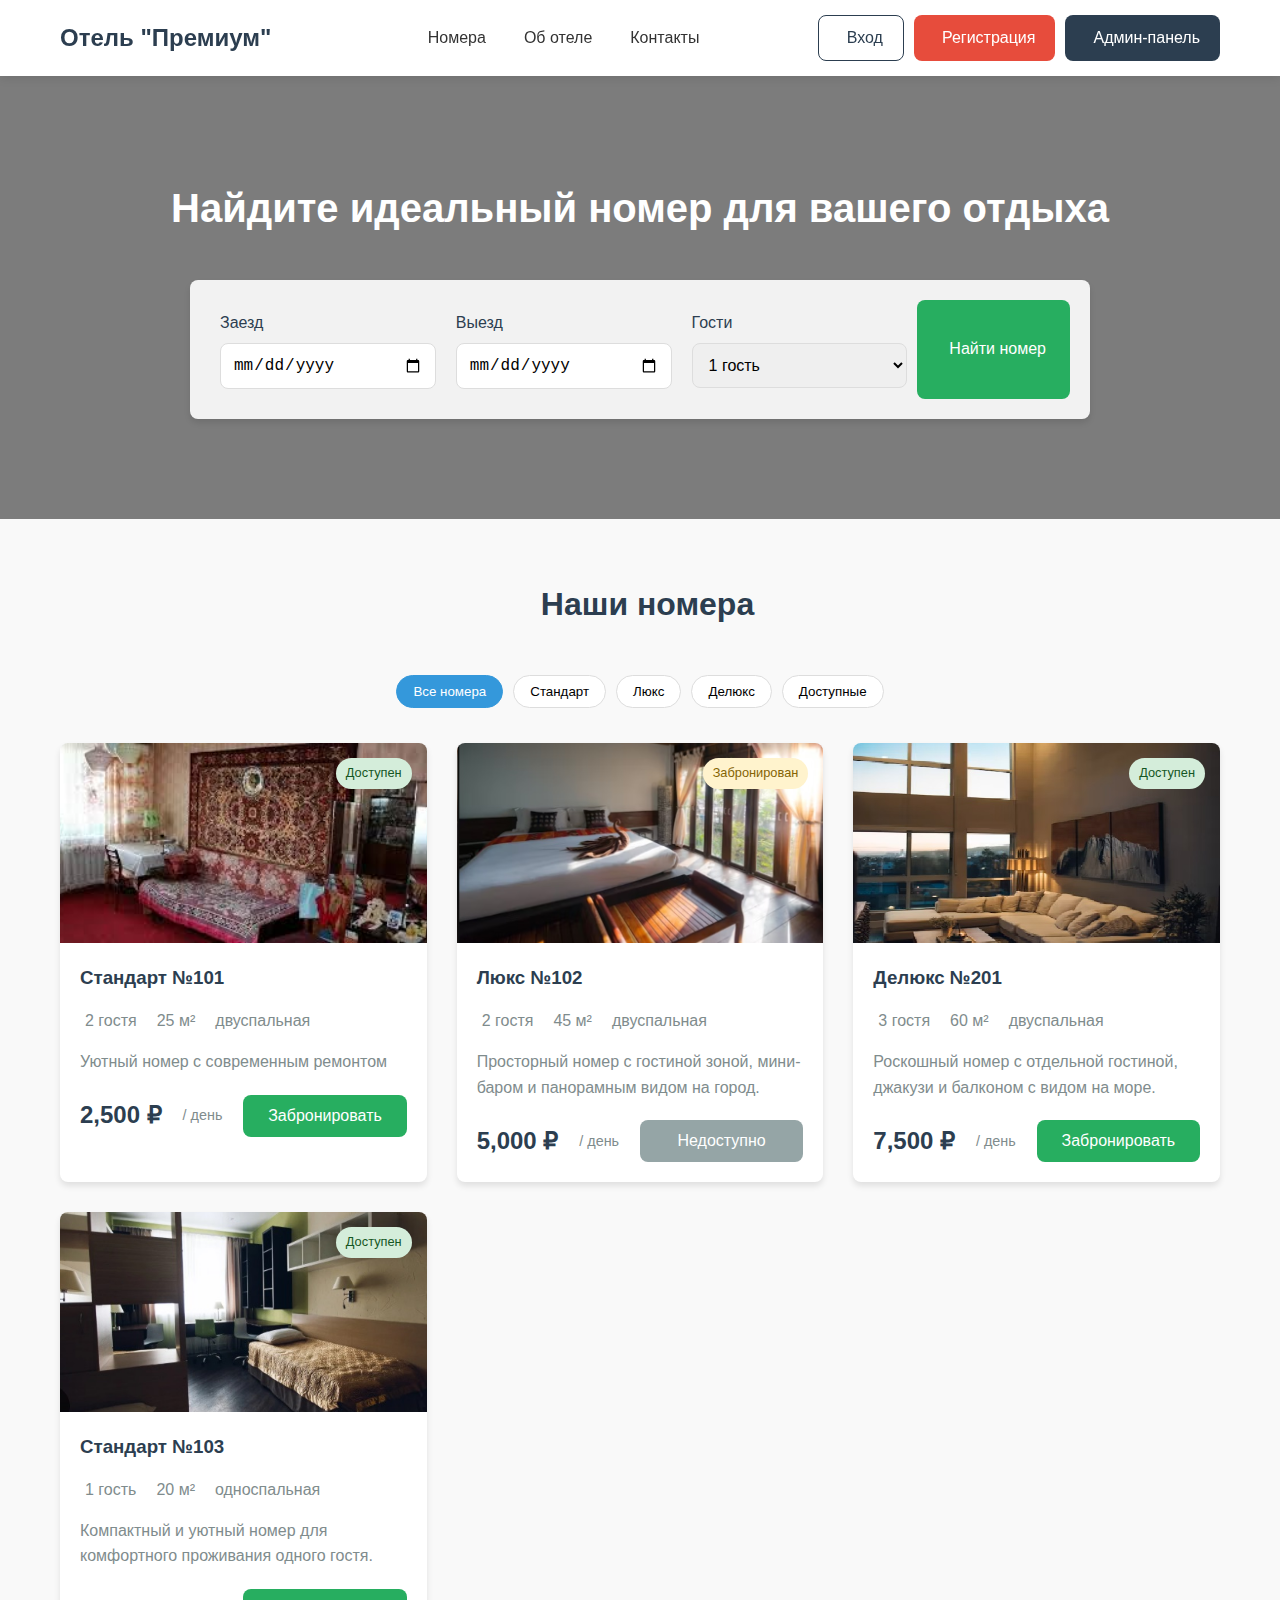
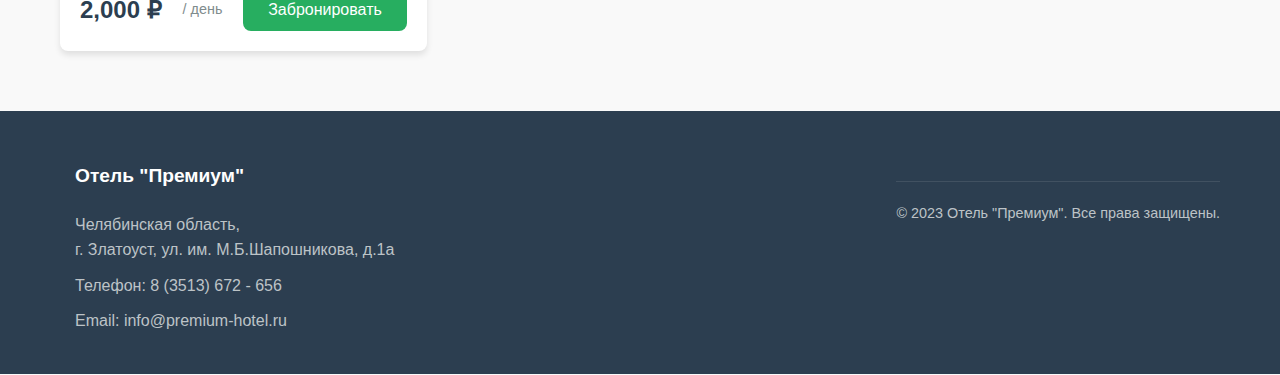
<file: templates/index.html>
<!DOCTYPE html>
<html lang="ru">
<head>
    <meta charset="UTF-8">
    <meta name="viewport" content="width=device-width, initial-scale=1.0">
    <title>Отель "Премиум" - Бронирование</title>
    <link rel="stylesheet" href="/CSS/index.css">
    <link rel="icon" href="/static/assets/hotel.ico">
</head>
<body>
    <header class="header">
    <div class="container">
        <div class="logo">Отель "Премиум"</div>
        <nav class="main-nav">
            <ul>
                <li><a href="#rooms"><i class="fas fa-door-open"></i> Номера</a></li>
                <li><a href="#about"><i class="fas fa-info-circle"></i> Об отеле</a></li>
                <li><a href="#contacts"><i class="fas fa-phone-alt"></i> Контакты</a></li>
            </ul>
        </nav>
        <div class="auth-buttons">
            <button class="btn login-btn"><i class="fas fa-user"></i> Вход</button>
            <button class="btn register-btn"><i class="fas fa-user-plus"></i> Регистрация</button>
            <a href="admin-login.html" class="btn admin-btn"><i class="fas fa-lock"></i> Админ-панель</a>
        </div>
    </div>
</header>

    <main class="main-content">
        <!-- Герой-секция с поиском -->
        <section class="hero">
            <div class="container">
                <h1>Найдите идеальный номер для вашего отдыха</h1>
                <div class="search-form">
                    <div class="form-group">
                        <label for="check-in"><i class="fas fa-calendar-alt"></i> Заезд</label>
                        <input type="date" id="check-in">
                    </div>
                    <div class="form-group">
                        <label for="check-out"><i class="fas fa-calendar-alt"></i> Выезд</label>
                        <input type="date" id="check-out">
                    </div>
                    <div class="form-group">
                        <label for="guests"><i class="fas fa-user-friends"></i> Гости</label>
                        <select id="guests">
                            <option value="1">1 гость</option>
                            <option value="2">2 гостя</option>
                            <option value="3">3 гостя</option>
                            <option value="4">4 гостя</option>
                        </select>
                    </div>
                    <button class="btn search-btn"><i class="fas fa-search"></i> Найти номер</button>
                </div>
            </div>
        </section>

        <!-- Секция номеров -->
        <section id="rooms" class="rooms-section">
            <div class="container">
                <h2><i class="fas fa-door-open"></i> Наши номера</h2>
                <div class="room-filters">
                    <button class="filter-btn active">Все номера</button>
                    <button class="filter-btn">Стандарт</button>
                    <button class="filter-btn">Люкс</button>
                    <button class="filter-btn">Делюкс</button>
                    <button class="filter-btn">Доступные</button>
                </div>

                <div class="rooms-grid">
                    <!-- Номер 1 -->
                    <div class="room-card available">
                        <div class="room-image" style="background-image: url('/JPG/101.jpg');">
                            <span class="room-status">Доступен</span>
                        </div>
                        <div class="room-details">
                            <h3>Стандарт №101</h3>
                            <div class="room-features">
                                <span><i class="fas fa-user-friends"></i> 2 гостя</span>
                                <span><i class="fas fa-expand"></i> 25 м²</span>
                                <span><i class="fas fa-bed"></i> двуспальная</span>
                            </div>
                            <p class="room-description">Уютный номер с современным ремонтом</p>
                            <div class="room-price">
                                <span class="price">2,500 ₽</span>
                                <span class="period">/ день</span>
                                <button class="btn book-btn">Забронировать</button>
                            </div>
                        </div>
                    </div>

                    <!-- Номер 2 -->
                    <div class="room-card booked">
                        <div class="room-image" style="background-image: url('/JPG/102.jpg');">
                            <span class="room-status">Забронирован</span>
                        </div>
                        <div class="room-details">
                            <h3>Люкс №102</h3>
                            <div class="room-features">
                                <span><i class="fas fa-user-friends"></i> 2 гостя</span>
                                <span><i class="fas fa-expand"></i> 45 м²</span>
                                <span><i class="fas fa-bed"></i> двуспальная</span>
                            </div>
                            <p class="room-description">Просторный номер с гостиной зоной, мини-баром и панорамным видом на город.</p>
                            <div class="room-price">
                                <span class="price">5,000 ₽</span>
                                <span class="period">/ день</span>
                                <button class="btn book-btn" disabled>Недоступно</button>
                            </div>
                        </div>
                    </div>

                    <!-- Номер 3 -->
                    <div class="room-card available">
                        <div class="room-image" style="background-image: url('/JPG/201.jpg');">
                            <span class="room-status">Доступен</span>
                        </div>
                        <div class="room-details">
                            <h3>Делюкс №201</h3>
                            <div class="room-features">
                                <span><i class="fas fa-user-friends"></i> 3 гостя</span>
                                <span><i class="fas fa-expand"></i> 60 м²</span>
                                <span><i class="fas fa-bed"></i> двуспальная</span>
                            </div>
                            <p class="room-description">Роскошный номер с отдельной гостиной, джакузи и балконом с видом на море.</p>
                            <div class="room-price">
                                <span class="price">7,500 ₽</span>
                                <span class="period">/ день</span>
                                <button class="btn book-btn">Забронировать</button>
                            </div>
                        </div>
                    </div>

                    <!-- Номер 4 -->
                    <div class="room-card available">
                        <div class="room-image" style="background-image: url('/JPG/103.jpg');">
                            <span class="room-status">Доступен</span>
                        </div>
                        <div class="room-details">
                            <h3>Стандарт №103</h3>
                            <div class="room-features">
                                <span><i class="fas fa-user-friends"></i> 1 гость</span>
                                <span><i class="fas fa-expand"></i> 20 м²</span>
                                <span><i class="fas fa-bed"></i> односпальная</span>
                            </div>
                            <p class="room-description">Компактный и уютный номер для комфортного проживания одного гостя.</p>
                            <div class="room-price">
                                <span class="price">2,000 ₽</span>
                                <span class="period">/ день</span>
                                <button class="btn book-btn">Забронировать</button>
                            </div>
                        </div>
                    </div>
                </div>
            </div>
        </section>

        <!-- Модальное окно бронирования -->
        <div id="booking-modal" class="modal">
            <div class="modal-content">
                <span class="close-modal">&times;</span>
                <h2><i class="fas fa-calendar-check"></i> Бронирование номера</h2>
                <form id="booking-form">
                    <div class="form-row">
                        <div class="form-group">
                            <label for="modal-room">Номер</label>
                            <input type="text" id="modal-room" readonly>
                        </div>
                        <div class="form-group">
                            <label for="modal-price">Стоимость за день</label>
                            <input type="text" id="modal-price" readonly>
                        </div>
                    </div>
                    
                    <div class="form-row">
                        <div class="form-group">
                            <label for="modal-check-in">Дата заезда</label>
                            <input type="date" id="modal-check-in" required>
                        </div>
                        <div class="form-group">
                            <label for="modal-check-out">Дата выезда</label>
                            <input type="date" id="modal-check-out" required>
                        </div>
                    </div>
                    
                    <div class="form-group">
                        <label for="modal-guests">Количество гостей</label>
                        <select id="modal-guests" required>
                            <option value="1">1 гость</option>
                            <option value="2">2 гостя</option>
                            <option value="3">3 гостя</option>
                            <option value="4">4 гостя</option>
                        </select>
                    </div>
                    
                    <div class="form-group">
                        <label for="modal-name">ФИО</label>
                        <input type="text" id="modal-name" placeholder="Иванов Иван Иванович" required>
                    </div>
                    
                    <div class="form-group">
                        <label for="modal-phone">Телефон</label>
                        <input type="tel" id="modal-phone" placeholder="+7 (000) 000-00-00" required>
                    </div>
                    
                    <div class="form-group">
                        <label for="modal-email">Email</label>
                        <input type="email" id="modal-email" placeholder="ivanov@google.com" required>
                    </div>
                    
                    <div class="form-actions">
                        <button type="submit" class="btn submit-btn">Подтвердить бронирование</button>
                    </div>
                </form>
            </div>
        </div>
    </main>

    <footer class="footer">
        <div class="container">
            <div class="footer-column">
                <h3>Отель "Премиум"</h3>
                <p>Челябинская область,<br>г. Златоуст, ул. им. М.Б.Шапошникова, д.1а </p>
                <p>Телефон: 8 (3513) 672 - 656</p>
                <p>Email: info@premium-hotel.ru</p>
            </div>
        <div class="copyright">
            <p>&copy; 2023 Отель "Премиум". Все права защищены.</p>
        </div>
    </footer>

    <script src="/JS/index.js"></script>
</body>
</html>
</file>
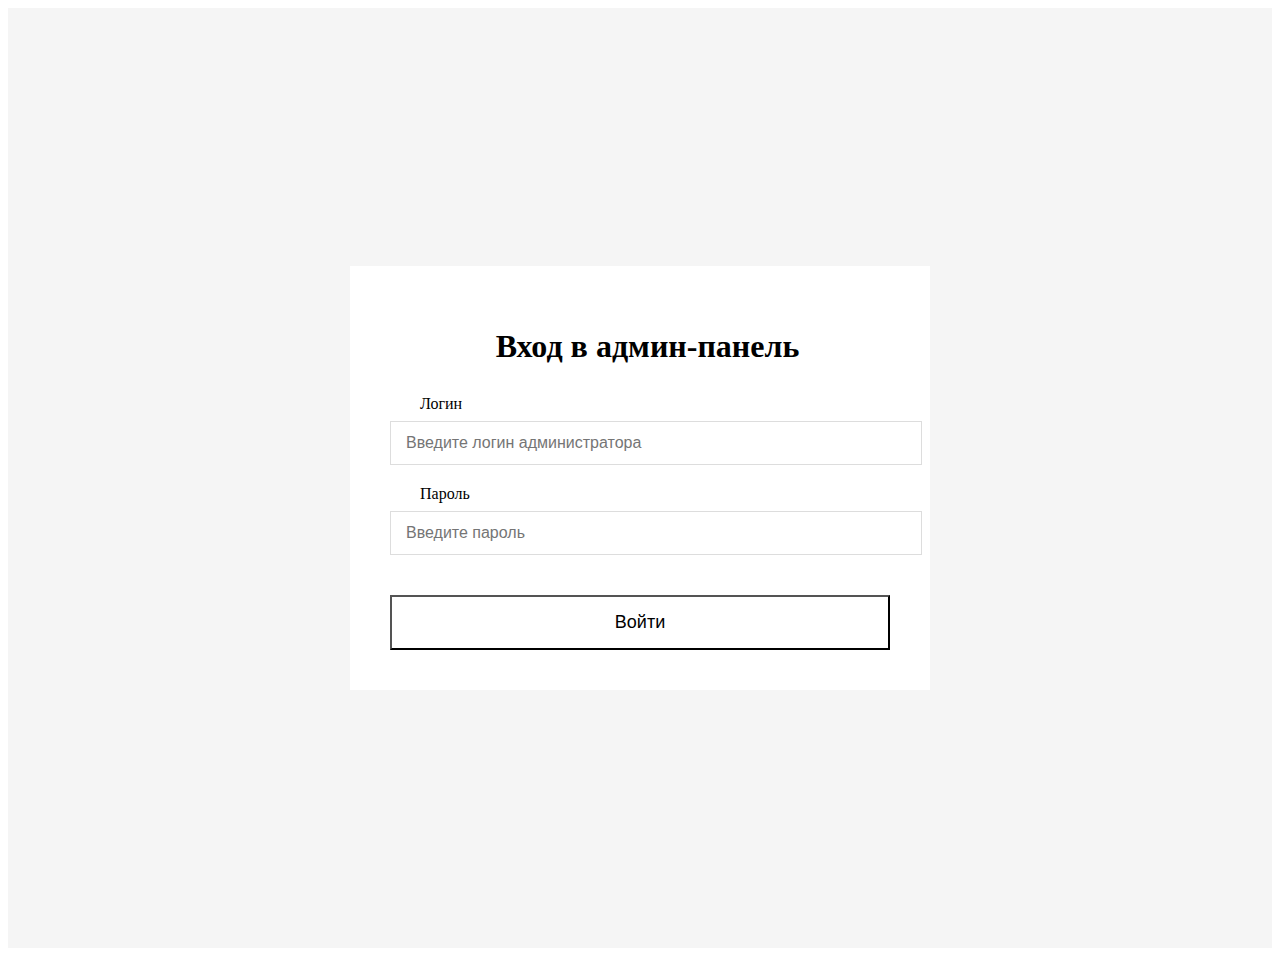
<file: templates/admin-login.html>
<!DOCTYPE html>
<html lang="ru">
<head>
    <meta charset="UTF-8">
    <meta name="viewport" content="width=device-width, initial-scale=1.0">
    <title>Вход в админ-панель</title>
    <link rel="stylesheet" href="/CSS/admin-login.css">
    <link rel="icon" href="/static/assets/hotel.ico">
    
</head>
<body>
    <div class="admin-login-container">
        <div class="admin-login-box">
            <h1><i class="fas fa-lock"></i> Вход в админ-панель</h1>
            <form id="adminLoginForm">
                <div class="form-group">
                    <label for="admin-username"><i class="fas fa-user-shield"></i> Логин</label>
                    <input type="text" id="admin-username" required placeholder="Введите логин администратора">
                </div>
                <div class="form-group">
                    <label for="admin-password"><i class="fas fa-key"></i> Пароль</label>
                    <input type="password" id="admin-password" required placeholder="Введите пароль">
                </div>
                <button type="submit" class="btn submit-btn">Войти</button>
            </form>
        </div>
    </div>

    <script>
        document.getElementById('adminLoginForm').addEventListener('submit', function(e) {
            e.preventDefault();
            
            // В реальном приложении здесь должна быть проверка на сервере
            const username = document.getElementById('admin-username').value;
            const password = document.getElementById('admin-password').value;
            
            // Примерная проверка (в реальном приложении не храните пароли в коде!)
            if (username === 'admin' && password === 'admin') {
                localStorage.setItem('adminLoggedIn', 'true');
                window.location.href = 'ADMINpanel.html';
            } else {
                alert('Неверные учетные данные!');
            }
        });
    </script>
</body>
</html>
</file>
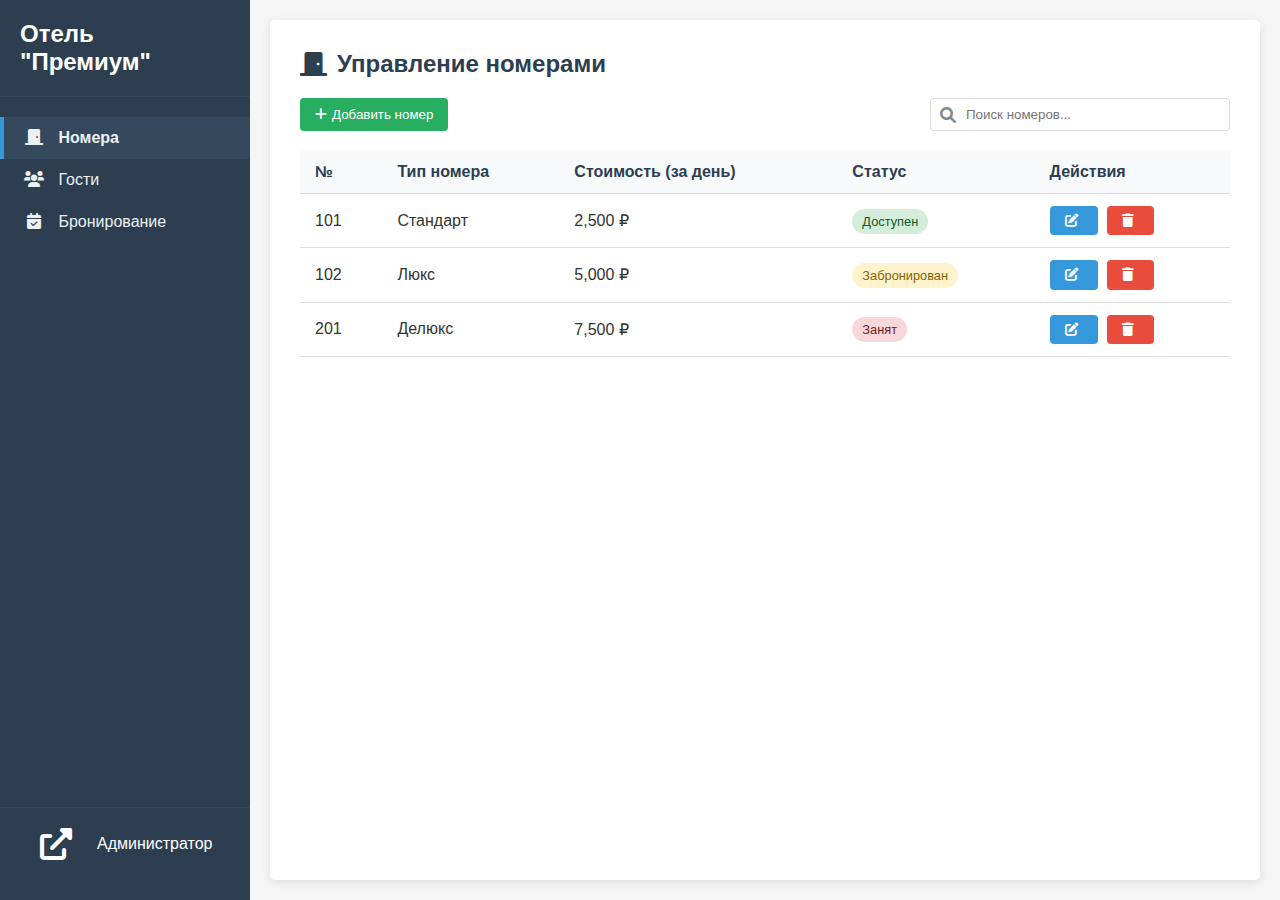
<file: templates/ADMINpanel.html>
<!DOCTYPE html>
<html lang="ru">
<head>
    <meta charset="UTF-8">
    <meta name="viewport" content="width=device-width, initial-scale=1.0">
    <title>Отель - Система управления</title>
    <link rel="stylesheet" href="/CSS/ADMINpanel.css">
    <link rel="stylesheet" href="https://cdnjs.cloudflare.com/ajax/libs/font-awesome/6.0.0-beta3/css/all.min.css">
    <link rel="icon" href="/static/assets/hotel.ico">
</head>
<body>
    <div class="container">
        <nav class="navbar">
            <div class="logo">Отель "Премиум"</div>
            <ul class="nav-links">
                <li><a href="#" class="active" data-section="rooms"><i class="fas fa-door-closed"></i> Номера</a></li>
                <li><a href="#" data-section="guests"><i class="fas fa-users"></i> Гости</a></li>
                <li><a href="#" data-section="bookings"><i class="fas fa-calendar-check"></i> Бронирование</a></li>
            </ul>
            <div class="user-profile">
                <a href="index.html" class="client-view-btn" title="Вернуться на клиентскую страницу">
                    <i class="fas fa-external-link-alt"></i>
                </a>
                <span>Администратор</span>
            </div>
        </nav>

        <!-- Остальное содержимое остается без изменений -->
        <main class="content">
            <!-- Секция номеров -->
            <section id="rooms" class="section active">
                <h2><i class="fas fa-door-closed"></i> Управление номерами</h2>
                <div class="actions">
                    <button class="btn add-btn"><i class="fas fa-plus"></i> Добавить номер</button>
                    <div class="search-box">
                        <input type="text" placeholder="Поиск номеров...">
                        <i class="fas fa-search"></i>
                    </div>
                </div>
                <table>
                    <thead>
                        <tr>
                            <th>№</th>
                            <th>Тип номера</th>
                            <th>Стоимость (за день)</th>
                            <th>Статус</th>
                            <th>Действия</th>
                        </tr>
                    </thead>
                    <tbody>
                        <tr>
                            <td>101</td>
                            <td>Стандарт</td>
                            <td>2,500 ₽</td>
                            <td><span class="status available">Доступен</span></td>
                            <td>
                                <button class="btn edit-btn"><i class="fas fa-edit"></i></button>
                                <button class="btn delete-btn"><i class="fas fa-trash"></i></button>
                            </td>
                        </tr>
                        <tr>
                            <td>102</td>
                            <td>Люкс</td>
                            <td>5,000 ₽</td>
                            <td><span class="status booked">Забронирован</span></td>
                            <td>
                                <button class="btn edit-btn"><i class="fas fa-edit"></i></button>
                                <button class="btn delete-btn"><i class="fas fa-trash"></i></button>
                            </td>
                        </tr>
                        <tr>
                            <td>201</td>
                            <td>Делюкс</td>
                            <td>7,500 ₽</td>
                            <td><span class="status occupied">Занят</span></td>
                            <td>
                                <button class="btn edit-btn"><i class="fas fa-edit"></i></button>
                                <button class="btn delete-btn"><i class="fas fa-trash"></i></button>
                            </td>
                        </tr>
                    </tbody>
                </table>
            </section>

            <!-- Секция гостей -->
            <section id="guests" class="section">
                <h2><i class="fas fa-users"></i> Управление гостями</h2>
                <div class="actions">
                    <button class="btn add-btn"><i class="fas fa-plus"></i> Добавить гостя</button>
                    <div class="search-box">
                        <input type="text" placeholder="Поиск гостей...">
                        <i class="fas fa-search"></i>
                    </div>
                </div>
                <table>
                    <thead>
                        <tr>
                            <th>ФИО</th>
                            <th>Паспортные данные</th>
                            <th>Контактная информация</th>
                            <th>Действия</th>
                        </tr>
                    </thead>
                    <tbody>
                        <tr>
                            <td>Иванов Иван Иванович</td>
                            <td>4510 123456</td>
                            <td>ivanov@example.com, +7 (900) 123-45-67</td>
                            <td>
                                <button class="btn edit-btn"><i class="fas fa-edit"></i></button>
                                <button class="btn delete-btn"><i class="fas fa-trash"></i></button>
                            </td>
                        </tr>
                        <tr>
                            <td>Петрова Анна Сергеевна</td>
                            <td>4511 654321</td>
                            <td>petrova@example.com, +7 (900) 765-43-21</td>
                            <td>
                                <button class="btn edit-btn"><i class="fas fa-edit"></i></button>
                                <button class="btn delete-btn"><i class="fas fa-trash"></i></button>
                            </td>
                        </tr>
                    </tbody>
                </table>
            </section>

            <!-- Секция бронирований -->
            <section id="bookings" class="section">
                <h2><i class="fas fa-calendar-check"></i> Управление бронированиями</h2>
                <div class="actions">
                    <button class="btn add-btn"><i class="fas fa-plus"></i> Новое бронирование</button>
                    <div class="search-box">
                        <input type="text" placeholder="Поиск бронирований...">
                        <i class="fas fa-search"></i>
                    </div>
                </div>
                <table>
                    <thead>
                        <tr>
                            <th>Номер</th>
                            <th>Гость</th>
                            <th>Даты</th>
                            <th>Оплата</th>
                            <th>Действия</th>
                        </tr>
                    </thead>
                    <tbody>
                        <tr>
                            <td>102 (Люкс)</td>
                            <td>Иванов И.И.</td>
                            <td>15.06.2023 - 20.06.2023</td>
                            <td><span class="status paid">Оплачено</span></td>
                            <td>
                                <button class="btn edit-btn"><i class="fas fa-edit"></i></button>
                                <button class="btn delete-btn"><i class="fas fa-trash"></i></button>
                            </td>
                        </tr>
                        <tr>
                            <td>201 (Делюкс)</td>
                            <td>Петрова А.С.</td>
                            <td>10.06.2023 - 15.06.2023</td>
                            <td><span class="status pending">Ожидает оплаты</span></td>
                            <td>
                                <button class="btn edit-btn"><i class="fas fa-edit"></i></button>
                                <button class="btn delete-btn"><i class="fas fa-trash"></i></button>
                            </td>
                        </tr>
                    </tbody>
                </table>
            </section>
        </main>
    </div>

    <script src="/JS/ADMINpanel.js"></script>
</body>
</html>
</file>
<file: CSS/index.css>
/* Общие стили */
:root {
    --primary-color: #3498db;
    --secondary-color: #2980b9;
    --accent-color: #e74c3c;
    --light-color: #ecf0f1;
    --dark-color: #2c3e50;
    --text-color: #333;
    --text-light: #7f8c8d;
    --success-color: #27ae60;
    --warning-color: #f39c12;
    --danger-color: #e74c3c;
    --border-radius: 8px;
    --box-shadow: 0 4px 6px rgba(0, 0, 0, 0.1);
}

* {
    margin: 0;
    padding: 0;
    box-sizing: border-box;
}

body {
    font-family: 'Roboto', sans-serif;
    color: var(--text-color);
    line-height: 1.6;
    background-color: #f9f9f9;
}

.container {
    width: 100%;
    max-width: 1200px;
    margin: 0 auto;
    padding: 0 20px;
}

.btn {
    display: inline-flex;
    align-items: center;
    justify-content: center;
    padding: 10px 20px;
    border: none;
    border-radius: var(--border-radius);
    background-color: var(--primary-color);
    color: white;
    font-size: 16px;
    font-weight: 500;
    cursor: pointer;
    transition: all 0.3s ease;
    text-decoration: none;
}

.btn:hover {
    background-color: var(--secondary-color);
    transform: translateY(-2px);
    box-shadow: var(--box-shadow);
}

.btn i {
    margin-right: 8px;
}

.login-btn {
    background-color: transparent;
    color: var(--dark-color);
    border: 1px solid var(--dark-color);
    margin-right: 10px;
}

.login-btn:hover {
    background-color: var(--dark-color);
    color: white;
}

.register-btn {
    background-color: var(--accent-color);
}

.register-btn:hover {
    background-color: #c0392b;
}

.search-btn {
    background-color: var(--success-color);
    padding: 12px 24px;
}

.search-btn:hover {
    background-color: #2ecc71;
}

.book-btn {
    background-color: var(--success-color);
    width: 50%;
    padding: 12px;
}

.book-btn:disabled {
    background-color: #95a5a6;
    cursor: not-allowed;
    transform: none;
    box-shadow: none;
}

/* Шапка */
.header {
    background-color: white;
    box-shadow: 0 2px 10px rgba(0, 0, 0, 0.1);
    position: sticky;
    top: 0;
    z-index: 100;
}

.header .container {
    display: flex;
    justify-content: space-between;
    align-items: center;
    padding: 15px 20px;
}

.logo {
    font-size: 24px;
    font-weight: 700;
    color: var(--dark-color);
}

.main-nav ul {
    display: flex;
    list-style: none;
}

.main-nav li {
    margin-left: 30px;
}

.main-nav a {
    text-decoration: none;
    color: var(--text-color);
    font-weight: 500;
    display: flex;
    align-items: center;
    transition: color 0.3s;
}

.main-nav a:hover {
    color: var(--primary-color);
}

.main-nav i {
    margin-right: 8px;
}

.auth-buttons {
    display: flex;
}

/* Герой-секция */
.hero {
    background: linear-gradient(rgba(0, 0, 0, 0.5), rgba(0, 0, 0, 0.5)), url('https://images.unsplash.com/photo-1566073771259-6a8506099945?ixlib=rb-1.2.1&auto=format&fit=crop&w=1350&q=80') no-repeat center center;
    background-size: cover;
    color: white;
    padding: 100px 0;
    text-align: center;
}

.hero h1 {
    font-size: 2.5rem;
    margin-bottom: 40px;
    font-weight: 700;
}

.search-form {
    display: flex;
    flex-wrap: wrap;
    justify-content: center;
    background-color: rgba(255, 255, 255, 0.9);
    padding: 20px;
    border-radius: var(--border-radius);
    max-width: 900px;
    margin: 0 auto;
    box-shadow: var(--box-shadow);
}

.form-group {
    margin: 10px;
    text-align: left;
}

.form-group label {
    display: block;
    margin-bottom: 8px;
    color: var(--dark-color);
    font-weight: 500;
}

.form-group input,
.form-group select {
    width: 100%;
    padding: 12px 15px;
    border: 1px solid #ddd;
    border-radius: var(--border-radius);
    font-size: 16px;
}

/* Секция номеров */
.rooms-section {
    padding: 60px 0;
}

.rooms-section h2 {
    text-align: center;
    margin-bottom: 40px;
    font-size: 2rem;
    color: var(--dark-color);
    display: flex;
    align-items: center;
    justify-content: center;
}

.rooms-section h2 i {
    margin-right: 15px;
}

.room-filters {
    display: flex;
    justify-content: center;
    flex-wrap: wrap;
    margin-bottom: 30px;
}

.filter-btn {
    padding: 8px 16px;
    margin: 5px;
    border: 1px solid #ddd;
    background-color: white;
    border-radius: 20px;
    cursor: pointer;
    transition: all 0.3s;
}

.filter-btn:hover, .filter-btn.active {
    background-color: var(--primary-color);
    color: white;
    border-color: var(--primary-color);
}

.rooms-grid {
    display: grid;
    grid-template-columns: repeat(auto-fill, minmax(350px, 1fr));
    gap: 30px;
}

.room-card {
    background-color: white;
    border-radius: var(--border-radius);
    overflow: hidden;
    box-shadow: var(--box-shadow);
    transition: transform 0.3s;
}

.room-card:hover {
    transform: translateY(-5px);
}

.room-image {
    height: 200px;
    background-size: cover;
    background-position: center;
    position: relative;
}

.room-status {
    position: absolute;
    top: 15px;
    right: 15px;
    padding: 5px 10px;
    border-radius: 20px;
    font-size: 0.8rem;
    font-weight: 500;
}

.available .room-status {
    background-color: #d4edda;
    color: #155724;
}

.booked .room-status {
    background-color: #fff3cd;
    color: #856404;
}

.occupied .room-status {
    background-color: #f8d7da;
    color: #721c24;
}

.room-details {
    padding: 20px;
}

.room-details h3 {
    margin-bottom: 10px;
    color: var(--dark-color);
}

.room-features {
    display: flex;
    flex-wrap: wrap;
    margin: 15px 0;
    gap: 15px;
}

.room-features span {
    display: flex;
    align-items: center;
    color: var(--text-light);
}

.room-features i {
    margin-right: 5px;
    color: var(--primary-color);
}

.room-description {
    margin-bottom: 20px;
    color: var(--text-light);
}

.room-price {
    display: flex;
    justify-content: space-between;
    align-items: center;
    margin-top: 20px;
}

.price {
    font-size: 1.5rem;
    font-weight: 700;
    color: var(--dark-color);
}

.period {
    color: var(--text-light);
    font-size: 0.9rem;
}

/* Модальное окно */
.modal {
    display: none;
    position: fixed;
    top: 0;
    left: 0;
    width: 100%;
    height: 100%;
    background-color: rgba(0, 0, 0, 0.5);
    z-index: 1000;
    overflow-y: auto;
}

.modal-content {
    background-color: white;
    margin: 50px auto;
    padding: 30px;
    border-radius: var(--border-radius);
    max-width: 600px;
    width: 90%;
    box-shadow: 0 5px 15px rgba(0, 0, 0, 0.3);
    position: relative;
}

.close-modal {
    position: absolute;
    top: 15px;
    right: 15px;
    font-size: 24px;
    cursor: pointer;
    color: var(--text-light);
}

.modal h2 {
    margin-bottom: 20px;
    color: var(--dark-color);
    display: flex;
    align-items: center;
}

.modal h2 i {
    margin-right: 10px;
}

.form-row {
    display: flex;
    flex-wrap: wrap;
    margin: 0 -10px;
}

.form-group {
    flex: 1;
    min-width: 200px;
    margin: 10px;
}

.form-group label {
    display: block;
    margin-bottom: 8px;
    font-weight: 500;
}

.form-group input,
.form-group select {
    width: 100%;
    padding: 12px;
    border: 1px solid #ddd;
    border-radius: var(--border-radius);
    font-size: 16px;
}

.form-actions {
    margin-top: 30px;
    text-align: center;
}

.submit-btn {
    background-color: var(--success-color);
    padding: 15px 30px;
    font-size: 18px;
}

.submit-btn:hover {
    background-color: #2ecc71;
}

/* Подвал */
.footer {
    background-color: var(--dark-color);
    color: white;
    padding: 50px 0 0;
}

.footer .container {
    display: flex;
    flex-wrap: wrap;
    justify-content: space-between;
}

.footer-column {
    flex: 1;
    min-width: 250px;
    margin-bottom: 30px;
    padding: 0 15px;
}

.footer-column h3 {
    margin-bottom: 20px;
    font-size: 1.2rem;
}

.footer-column p, .footer-column a {
    color: #bdc3c7;
    margin-bottom: 10px;
    display: block;
    text-decoration: none;
}

.footer-column a:hover {
    color: white;
}

.footer-column ul {
    list-style: none;
}

.footer-column li {
    margin-bottom: 10px;
}

.social-links {
    display: flex;
    gap: 15px;
}

.social-links a {
    display: flex;
    align-items: center;
    justify-content: center;
    width: 40px;
    height: 40px;
    border-radius: 50%;
    background-color: rgba(255, 255, 255, 0.1);
    color: white;
    transition: all 0.3s;
}

.social-links a:hover {
    background-color: var(--primary-color);
    transform: translateY(-3px);
}

.copyright {
    text-align: center;
    padding: 20px 0;
    border-top: 1px solid rgba(255, 255, 255, 0.1);
    margin-top: 20px;
    color: #bdc3c7;
    font-size: 0.9rem;
}

/* Адаптивность */
@media (max-width: 768px) {
    .header .container {
        flex-direction: column;
        padding: 15px;
    }

    .logo {
        margin-bottom: 15px;
    }

    .main-nav ul {
        margin-bottom: 15px;
    }

    .main-nav li {
        margin-left: 15px;
    }

    .auth-buttons {
        margin-top: 15px;
    }

    .hero h1 {
        font-size: 2rem;
    }

    .search-form {
        flex-direction: column;
        align-items: stretch;
    }

    .form-group {
        margin: 5px 0;
    }

    .rooms-grid {
        grid-template-columns: 1fr;
    }

    .footer-column {
        flex: 100%;
        text-align: center;
    }

    .social-links {
        justify-content: center;
    }
}

/* Кнопка админ-панели */
.admin-btn {
    background-color: var(--dark-color);
    margin-left: 10px;
}

.admin-btn:hover {
    background-color: #1a252f;
}

/* Адаптивность для кнопок */
@media (max-width: 992px) {
    .auth-buttons {
        display: flex;
        flex-wrap: wrap;
        justify-content: center;
    }
    
    .auth-buttons .btn {
        margin: 5px;
    }
}

@media (max-width: 576px) {
    .auth-buttons .btn {
        width: 100%;
    }
    
    .auth-buttons .btn:not(:last-child) {
        margin-bottom: 10px;
    }
}
</file>
<file: CSS/admin-login.css>
/* Стили для страницы входа в админ-панель */
.admin-login-container {
    display: flex;
    justify-content: center;
    align-items: center;
    min-height: 100vh;
    background-color: #f5f5f5;
    padding: 20px;
}

.admin-login-box {
    background-color: white;
    padding: 40px;
    border-radius: var(--border-radius);
    box-shadow: var(--box-shadow);
    width: 100%;
    max-width: 500px;
    text-align: center;
}

.admin-login-box h1 {
    margin-bottom: 30px;
    color: var(--dark-color);
    display: flex;
    align-items: center;
    justify-content: center;
}

.admin-login-box h1 i {
    margin-right: 15px;
}

.admin-login-box .form-group {
    margin-bottom: 20px;
    text-align: left;
}

.admin-login-box label {
    display: block;
    margin-bottom: 8px;
    font-weight: 500;
    color: var(--dark-color);
    display: flex;
    align-items: center;
}

.admin-login-box label i {
    margin-right: 10px;
    width: 20px;
}

.admin-login-box input {
    width: 100%;
    padding: 12px 15px;
    border: 1px solid #ddd;
    border-radius: var(--border-radius);
    font-size: 16px;
}

.admin-login-box .submit-btn {
    width: 100%;
    padding: 15px;
    font-size: 18px;
    margin-top: 20px;
    background-color: var(--dark-color);
}

.admin-login-box .submit-btn:hover {
    background-color: #1a252f;
}
</file>
<file: CSS/ADMINpanel.css>
/* Общие стили */
* {
    margin: 0;
    padding: 0;
    box-sizing: border-box;
    font-family: 'Segoe UI', Tahoma, Geneva, Verdana, sans-serif;
}

body {
    background-color: #f5f5f5;
    color: #333;
}

.container {
    display: flex;
    min-height: 100vh;
}

/* Навбар */
.navbar {
    width: 250px;
    background-color: #2c3e50;
    color: white;
    padding: 20px 0;
    display: flex;
    flex-direction: column;
}

.logo {
    font-size: 1.5rem;
    font-weight: bold;
    padding: 0 20px 20px;
    border-bottom: 1px solid #34495e;
    margin-bottom: 20px;
}

.nav-links {
    list-style: none;
    flex-grow: 1;
}

.nav-links li a {
    display: block;
    padding: 12px 20px;
    color: #ecf0f1;
    text-decoration: none;
    transition: all 0.3s;
    border-left: 4px solid transparent;
}

.nav-links li a:hover {
    background-color: #34495e;
    border-left: 4px solid #3498db;
}

.nav-links li a.active {
    background-color: #34495e;
    border-left: 4px solid #3498db;
    font-weight: bold;
}

.nav-links li a i {
    margin-right: 10px;
    width: 20px;
    text-align: center;
}

.user-profile {
    padding: 20px;
    display: flex;
    align-items: center;
    border-top: 1px solid #34495e;
    margin-top: auto;
}

.user-profile i {
    font-size: 2rem;
    margin-left: 10px;
}

/* Основное содержимое */
.content {
    flex-grow: 1;
    padding: 30px;
    background-color: white;
    border-radius: 5px;
    margin: 20px;
    box-shadow: 0 2px 10px rgba(0, 0, 0, 0.1);
}

.section {
    display: none;
}

.section.active {
    display: block;
}

.section h2 {
    margin-bottom: 20px;
    color: #2c3e50;
    display: flex;
    align-items: center;
}

.section h2 i {
    margin-right: 10px;
}

/* Кнопки и действия */
.actions {
    display: flex;
    justify-content: space-between;
    margin-bottom: 20px;
}

.btn {
    padding: 8px 15px;
    border: none;
    border-radius: 4px;
    cursor: pointer;
    font-weight: 500;
    transition: all 0.3s;
    display: inline-flex;
    align-items: center;
}

.btn i {
    margin-right: 5px;
}

.add-btn {
    background-color: #27ae60;
    color: white;
}

.add-btn:hover {
    background-color: #2ecc71;
}

.edit-btn {
    background-color: #3498db;
    color: white;
    margin-right: 5px;
    
}

.edit-btn:hover {
    background-color: #2980b9;
}

.delete-btn {
    background-color: #e74c3c;
    color: white;
}

.delete-btn:hover {
    background-color: #c0392b;
}

.search-box {
    position: relative;
    width: 300px;
}

.search-box input {
    width: 100%;
    padding: 8px 15px 8px 35px;
    border: 1px solid #ddd;
    border-radius: 4px;
}

.search-box i {
    position: absolute;
    left: 10px;
    top: 50%;
    transform: translateY(-50%);
    color: #7f8c8d;
}

/* Таблицы */
table {
    width: 100%;
    border-collapse: collapse;
    margin-top: 20px;
}

table th, table td {
    padding: 12px 15px;
    text-align: left;
    border-bottom: 1px solid #ddd;
}

table th {
    background-color: #f8f9fa;
    font-weight: 600;
    color: #2c3e50;
}

table tr:hover {
    background-color: #f5f5f5;
}

/* Статусы */
.status {
    padding: 5px 10px;
    border-radius: 20px;
    font-size: 0.8rem;
    font-weight: 500;
}

.status.available {
    background-color: #d4edda;
    color: #155724;
}

.status.booked {
    background-color: #fff3cd;
    color: #856404;
}

.status.occupied {
    background-color: #f8d7da;
    color: #721c24;
}

.status.paid {
    background-color: #d4edda;
    color: #155724;
}

.status.pending {
    background-color: #fff3cd;
    color: #856404;
}

.client-view-btn {
    color: #fff;
    margin-right: 15px;
    font-size: 16px;
    transition: color 0.3s ease;
    text-decoration: none;
}

.client-view-btn:hover {
    color: #3498db;
}

.user-profile {
    display: flex;
    align-items: center;
}

.user-profile > * {
    margin-left: 10px;
}
</file>
